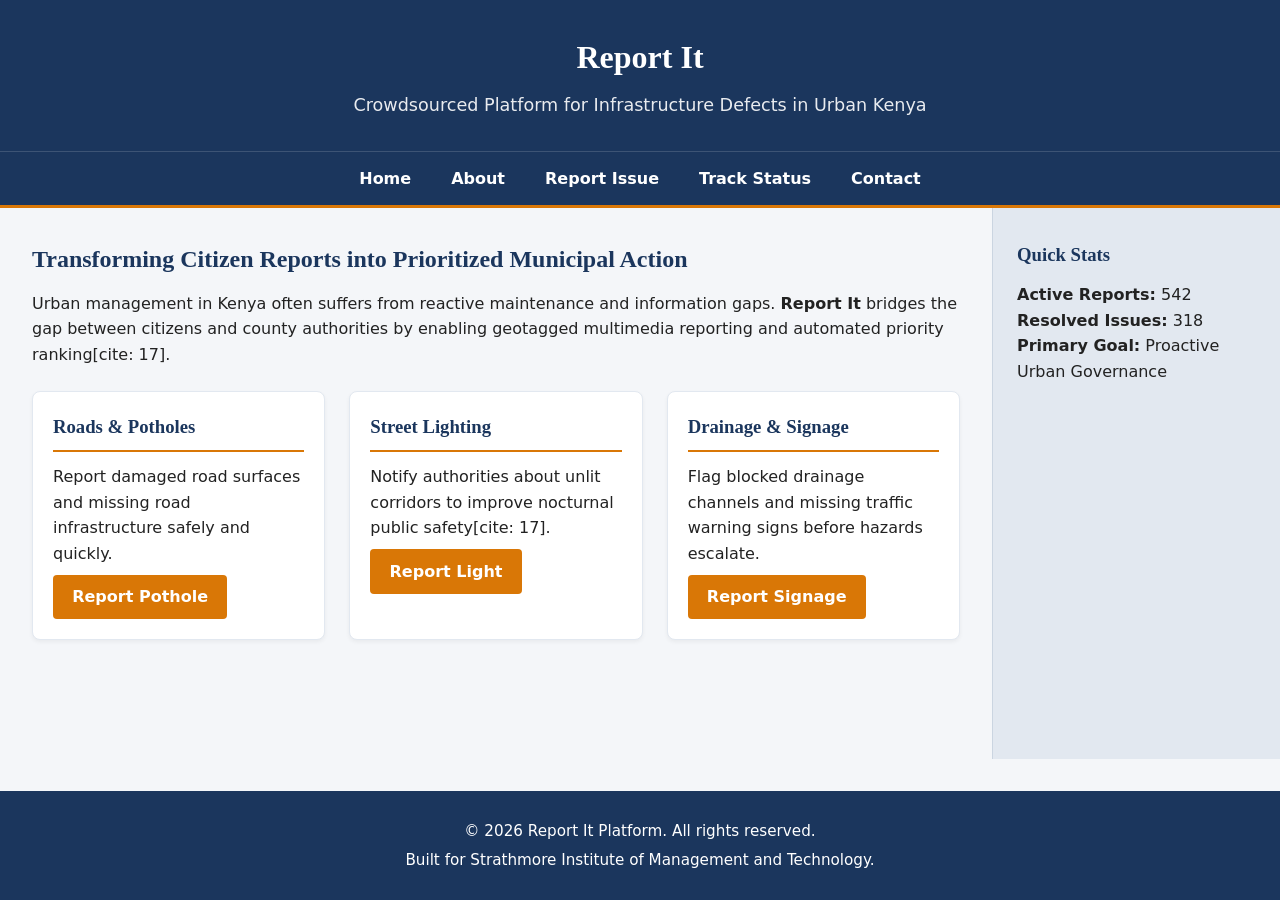
<file: index.html>
<!DOCTYPE html>
<html lang="en">
<head>
  <meta charset="utf-8">
  <meta name="viewport" content="width=device-width, initial-scale=1.0">
  <title>Report It | Home</title>
  <link rel="stylesheet" href="css/style.css">
</head>
<body>

  <header>
    <h1>Report It</h1>
    <p>Crowdsourced Platform for Infrastructure Defects in Urban Kenya</p>
  </header>

  <nav>
    <ul>
      <li><a href="index.html">Home</a></li>
      <li><a href="about.html">About</a></li>
      <li><a href="report.html">Report Issue</a></li>
      <li><a href="status.html">Track Status</a></li>
      <li><a href="contact.html">Contact</a></li>
    </ul>
  </nav>

  <main>
    <h2>Transforming Citizen Reports into Prioritized Municipal Action</h2>
    <p>Urban management in Kenya often suffers from reactive maintenance and information gaps. <strong>Report It</strong> bridges the gap between citizens and county authorities by enabling geotagged multimedia reporting and automated priority ranking[cite: 17].</p>

    <div class="cards-row">
      <div class="card">
        <h3>Roads & Potholes</h3>
        <p>Report damaged road surfaces and missing road infrastructure safely and quickly.</p>
        <a href="report.html" class="btn-primary">Report Pothole</a>
      </div>
      <div class="card">
        <h3>Street Lighting</h3>
        <p>Notify authorities about unlit corridors to improve nocturnal public safety[cite: 17].</p>
        <a href="report.html" class="btn-primary">Report Light</a>
      </div>
      <div class="card">
        <h3>Drainage & Signage</h3>
        <p>Flag blocked drainage channels and missing traffic warning signs before hazards escalate.</p>
        <a href="report.html" class="btn-primary">Report Signage</a>
      </div>
    </div>
  </main>

  <aside>
    <h3>Quick Stats</h3>
    <p><strong>Active Reports:</strong> 542</p>
    <p><strong>Resolved Issues:</strong> 318</p>
    <p><strong>Primary Goal:</strong> Proactive Urban Governance</p>
  </aside>

  <footer>
    <p>&copy; 2026 Report It Platform. All rights reserved.</p>
    <p>Built for Strathmore Institute of Management and Technology.</p>
  </footer>

</body>
</html>
</file>
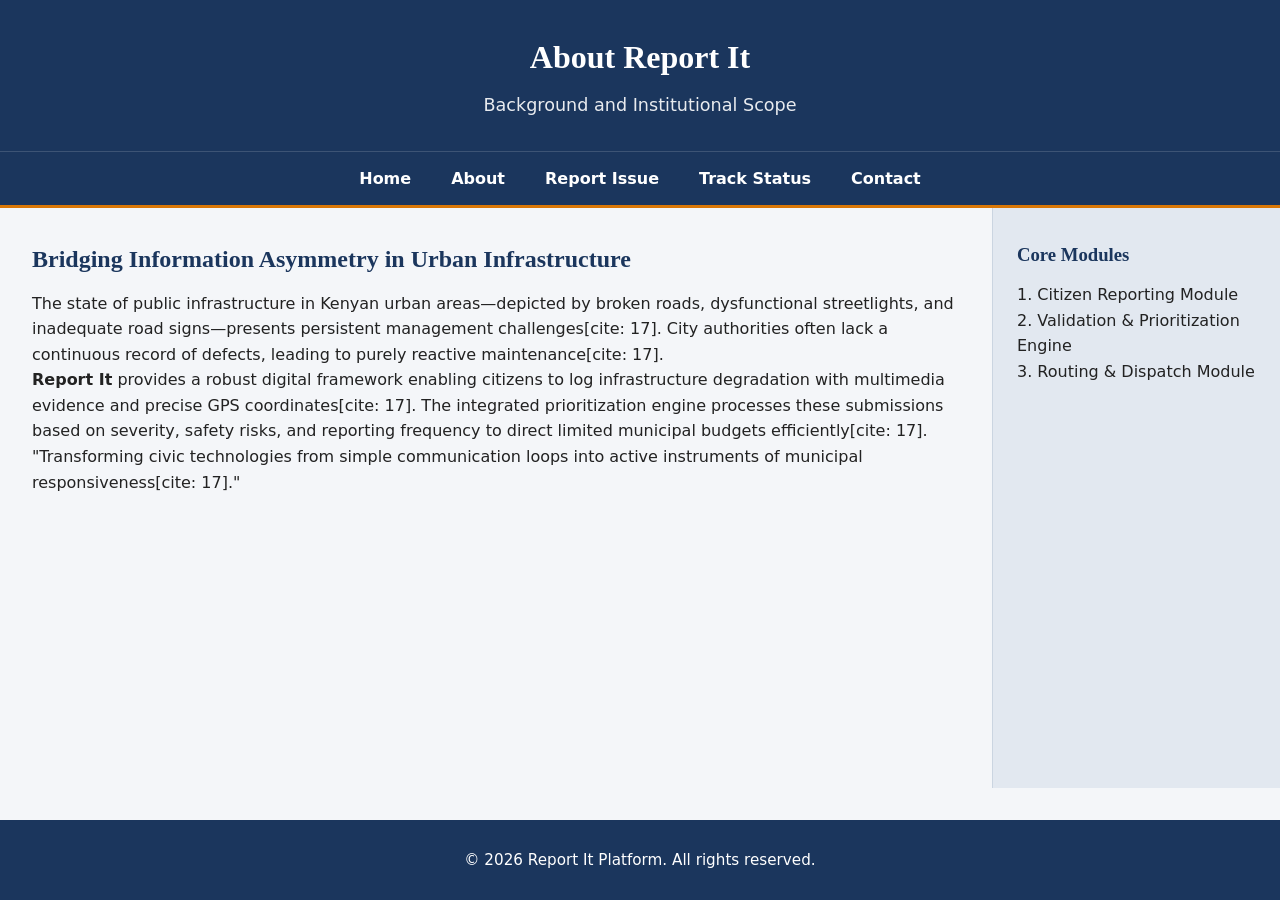
<file: about.html>
<!DOCTYPE html>
<html lang="en">
<head>
  <meta charset="utf-8">
  <meta name="viewport" content="width=device-width, initial-scale=1.0">
  <title>Report It | About Us</title>
  <link rel="stylesheet" href="css/style.css">
</head>
<body>

  <header>
    <h1>About Report It</h1>
    <p>Background and Institutional Scope</p>
  </header>

  <nav>
    <ul>
      <li><a href="index.html">Home</a></li>
      <li><a href="about.html">About</a></li>
      <li><a href="report.html">Report Issue</a></li>
      <li><a href="status.html">Track Status</a></li>
      <li><a href="contact.html">Contact</a></li>
    </ul>
  </nav>

  <main>
    <h2>Bridging Information Asymmetry in Urban Infrastructure</h2>
    <p>The state of public infrastructure in Kenyan urban areas—depicted by broken roads, dysfunctional streetlights, and inadequate road signs—presents persistent management challenges[cite: 17]. City authorities often lack a continuous record of defects, leading to purely reactive maintenance[cite: 17].</p>
    
    <p><strong>Report It</strong> provides a robust digital framework enabling citizens to log infrastructure degradation with multimedia evidence and precise GPS coordinates[cite: 17]. The integrated prioritization engine processes these submissions based on severity, safety risks, and reporting frequency to direct limited municipal budgets efficiently[cite: 17].</p>

    <blockquote>
      "Transforming civic technologies from simple communication loops into active instruments of municipal responsiveness[cite: 17]."
    </blockquote>
  </main>

  <aside>
    <h3>Core Modules</h3>
    <p>1. Citizen Reporting Module</p>
    <p>2. Validation & Prioritization Engine</p>
    <p>3. Routing & Dispatch Module</p>
  </aside>

  <footer>
    <p>&copy; 2026 Report It Platform. All rights reserved.</p>
  </footer>

</body>
</html>
</file>
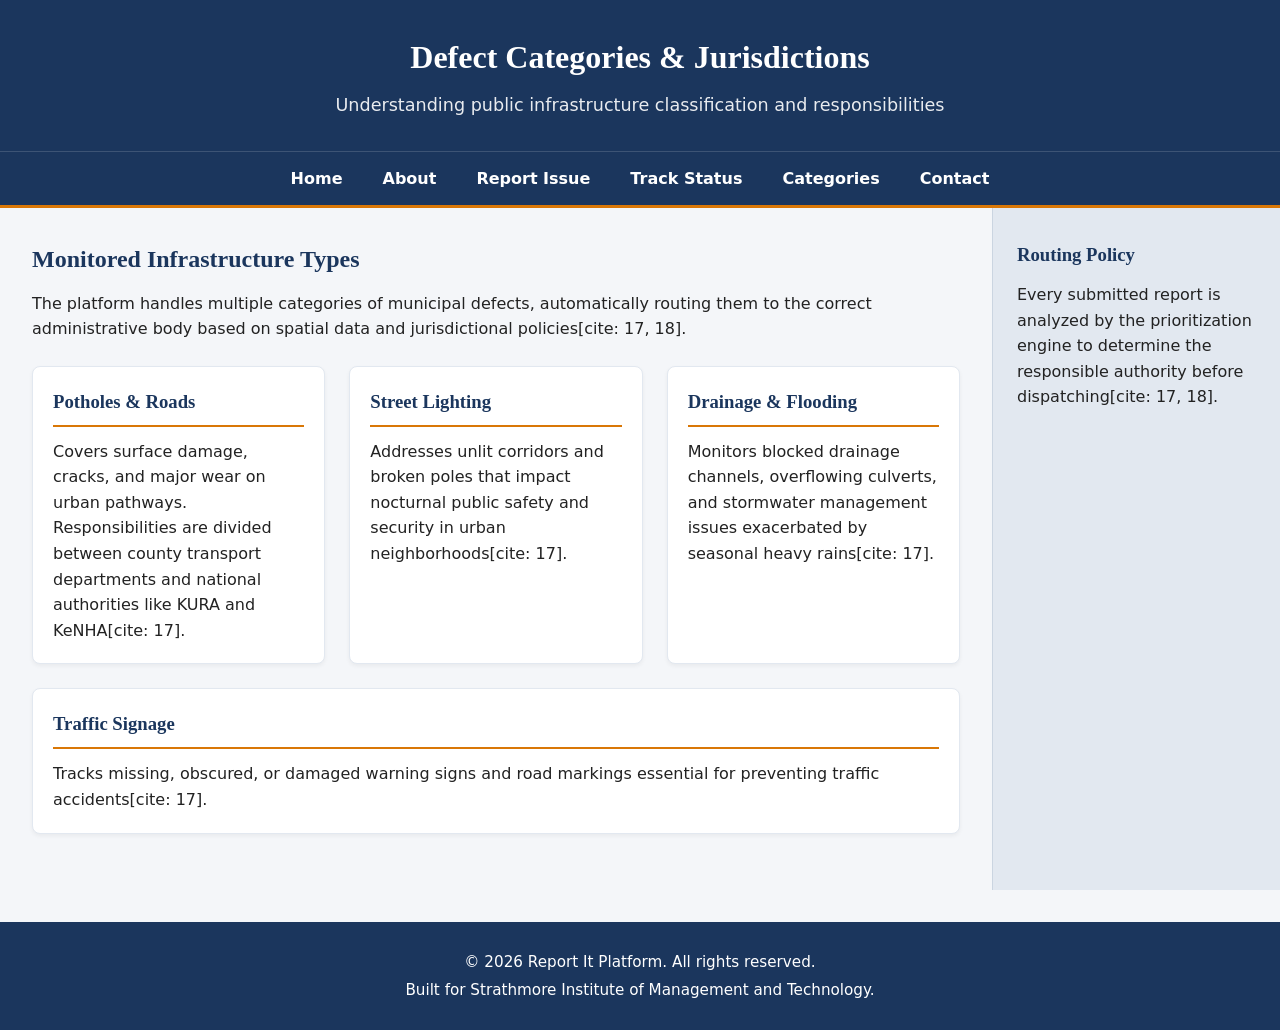
<file: categories.html>
<!DOCTYPE html>
<html lang="en">
<head>
  <meta charset="utf-8">
  <meta name="viewport" content="width=device-width, initial-scale=1.0">
  <title>Report It | Infrastructure Categories</title>
  <link rel="stylesheet" href="css/style.css">
</head>
<body>

  <header>
    <h1>Defect Categories & Jurisdictions</h1>
    <p>Understanding public infrastructure classification and responsibilities</p>
  </header>

  <nav>
    <ul>
      <li><a href="index.html">Home</a></li>
      <li><a href="about.html">About</a></li>
      <li><a href="report.html">Report Issue</a></li>
      <li><a href="status.html">Track Status</a></li>
      <li><a href="categories.html">Categories</a></li>
      <li><a href="contact.html">Contact</a></li>
    </ul>
  </nav>

  <main>
    <h2>Monitored Infrastructure Types</h2>
    <p>The platform handles multiple categories of municipal defects, automatically routing them to the correct administrative body based on spatial data and jurisdictional policies[cite: 17, 18].</p>

    <div class="cards-row">
      <div class="card">
        <h3>Potholes & Roads</h3>
        <p>Covers surface damage, cracks, and major wear on urban pathways. Responsibilities are divided between county transport departments and national authorities like KURA and KeNHA[cite: 17].</p>
      </div>
      <div class="card">
        <h3>Street Lighting</h3>
        <p>Addresses unlit corridors and broken poles that impact nocturnal public safety and security in urban neighborhoods[cite: 17].</p>
      </div>
      <div class="card">
        <h3>Drainage & Flooding</h3>
        <p>Monitors blocked drainage channels, overflowing culverts, and stormwater management issues exacerbated by seasonal heavy rains[cite: 17].</p>
      </div>
      <div class="card">
        <h3>Traffic Signage</h3>
        <p>Tracks missing, obscured, or damaged warning signs and road markings essential for preventing traffic accidents[cite: 17].</p>
      </div>
    </div>
  </main>

  <aside>
    <h3>Routing Policy</h3>
    <p>Every submitted report is analyzed by the prioritization engine to determine the responsible authority before dispatching[cite: 17, 18].</p>
  </aside>

  <footer>
    <p>&copy; 2026 Report It Platform. All rights reserved.</p>
    <p>Built for Strathmore Institute of Management and Technology.</p>
  </footer>

</body>
</html>
</file>
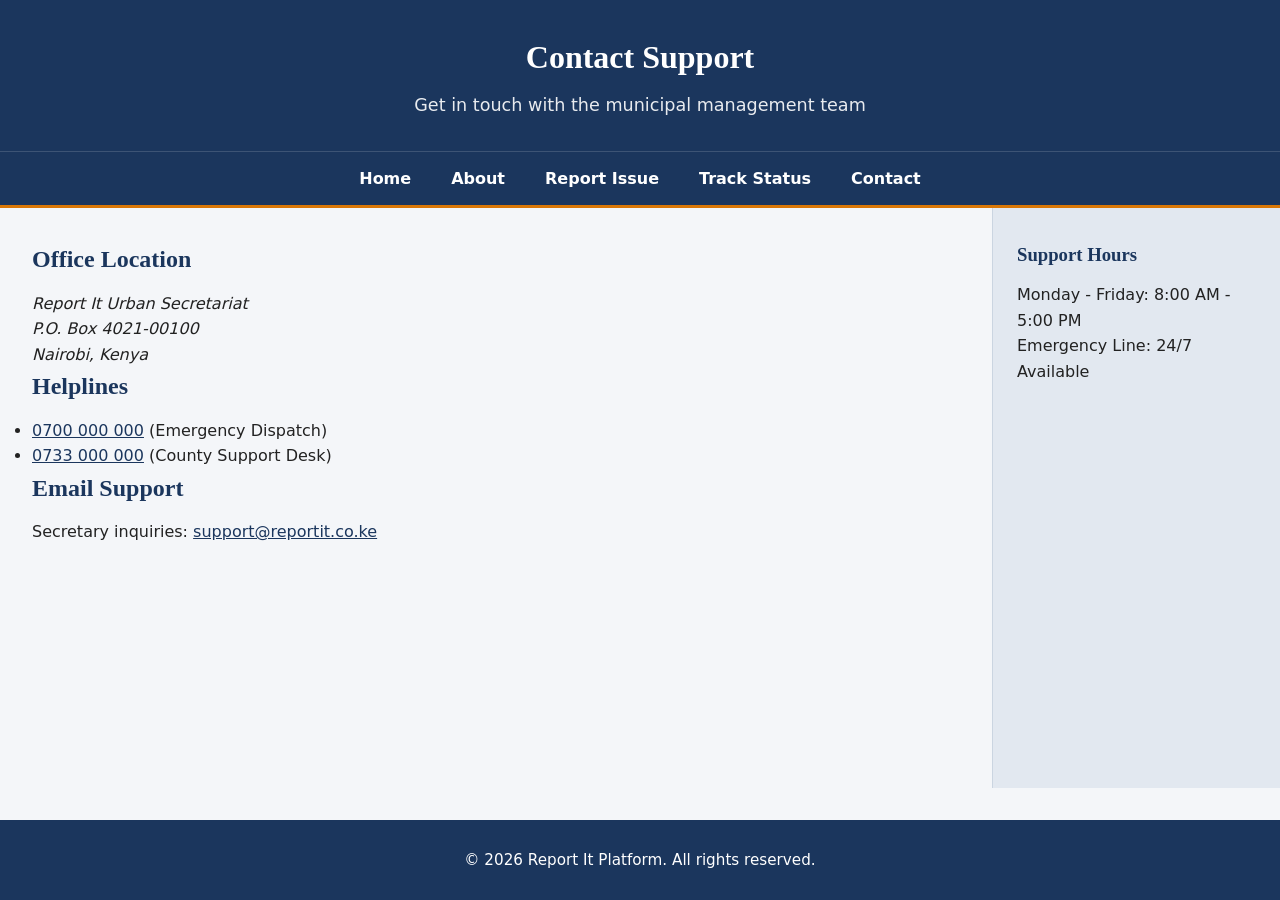
<file: contact.html>
<!DOCTYPE html>
<html lang="en">
<head>
  <meta charset="utf-8">
  <meta name="viewport" content="width=device-width, initial-scale=1.0">
  <title>Report It | Contact Us</title>
  <link rel="stylesheet" href="css/style.css">
</head>
<body>

  <header>
    <h1>Contact Support</h1>
    <p>Get in touch with the municipal management team</p>
  </header>

  <nav>
    <ul>
      <li><a href="index.html">Home</a></li>
      <li><a href="about.html">About</a></li>
      <li><a href="report.html">Report Issue</a></li>
      <li><a href="status.html">Track Status</a></li>
      <li><a href="contact.html">Contact</a></li>
    </ul>
  </nav>

  <main>
    <h2>Office Location</h2>
    <address>
      Report It Urban Secretariat<br>
      P.O. Box 4021-00100<br>
      Nairobi, Kenya
    </address>

    <h2>Helplines</h2>
    <ul>
      <li><a href="tel:+254700000000">0700 000 000</a> (Emergency Dispatch)</li>
      <li><a href="tel:+254733000000">0733 000 000</a> (County Support Desk)</li>
    </ul>

    <h2>Email Support</h2>
    <p>Secretary inquiries: <a href="mailto:support@reportit.co.ke">support@reportit.co.ke</a></p>
  </main>

  <aside>
    <h3>Support Hours</h3>
    <p>Monday - Friday: 8:00 AM - 5:00 PM</p>
    <p>Emergency Line: 24/7 Available</p>
  </aside>

  <footer>
    <p>&copy; 2026 Report It Platform. All rights reserved.</p>
  </footer>

</body>
</html>
</file>
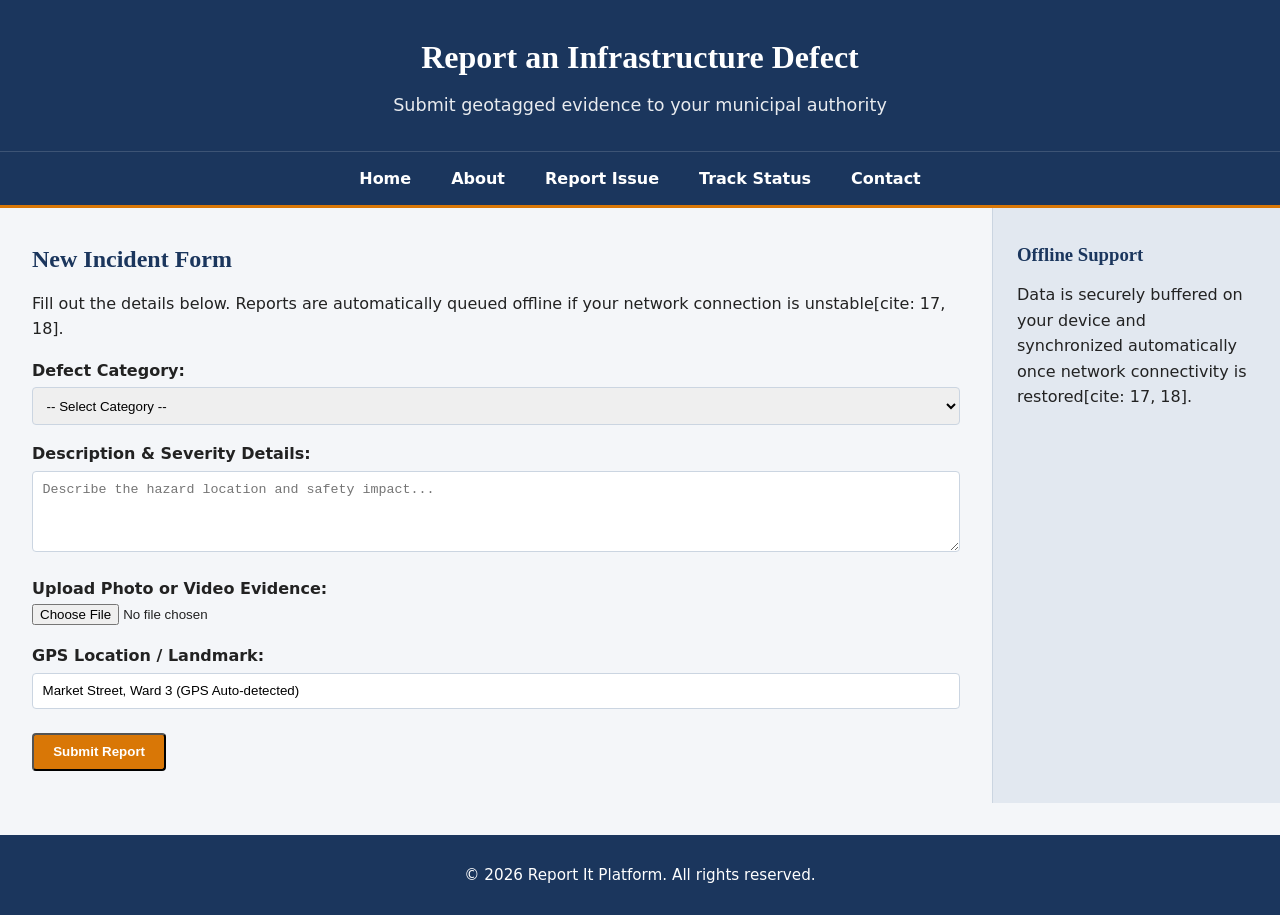
<file: report.html>
<!DOCTYPE html>
<html lang="en">
<head>
  <meta charset="utf-8">
  <meta name="viewport" content="width=device-width, initial-scale=1.0">
  <title>Report It | Report an Issue</title>
  <link rel="stylesheet" href="css/style.css">
</head>
<body>

  <header>
    <h1>Report an Infrastructure Defect</h1>
    <p>Submit geotagged evidence to your municipal authority</p>
  </header>

  <nav>
    <ul>
      <li><a href="index.html">Home</a></li>
      <li><a href="about.html">About</a></li>
      <li><a href="report.html">Report Issue</a></li>
      <li><a href="status.html">Track Status</a></li>
      <li><a href="contact.html">Contact</a></li>
    </ul>
  </nav>

  <main>
    <h2>New Incident Form</h2>
    <p>Fill out the details below. Reports are automatically queued offline if your network connection is unstable[cite: 17, 18].</p>

    <form action="#" method="POST">
      <label for="category">Defect Category:</label>
      <select id="category" name="category" required>
        <option value="">-- Select Category --</option>
        <option value="pothole">Pothole / Road Damage</option>
        <option value="streetlight">Street Lighting Failure</option>
        <option value="drainage">Drainage & Flooding Risk</option>
        <option value="signage">Missing / Damaged Signage</option>
      </select>

      <label for="description">Description & Severity Details:</label>
      <textarea id="description" name="description" rows="4" placeholder="Describe the hazard location and safety impact..." required></textarea>

      <label for="media">Upload Photo or Video Evidence:</label>
      <input type="file" id="media" name="media" accept="image/*,video/*" required>

      <label for="location">GPS Location / Landmark:</label>
      <input type="text" id="location" name="location" value="Market Street, Ward 3 (GPS Auto-detected)" required>

      <button type="submit" class="btn-primary" style="margin-top: 1.5rem;">Submit Report</button>
    </form>
  </main>

  <aside>
    <h3>Offline Support</h3>
    <p>Data is securely buffered on your device and synchronized automatically once network connectivity is restored[cite: 17, 18].</p>
  </aside>

  <footer>
    <p>&copy; 2026 Report It Platform. All rights reserved.</p>
  </footer>

</body>
</html>
</file>
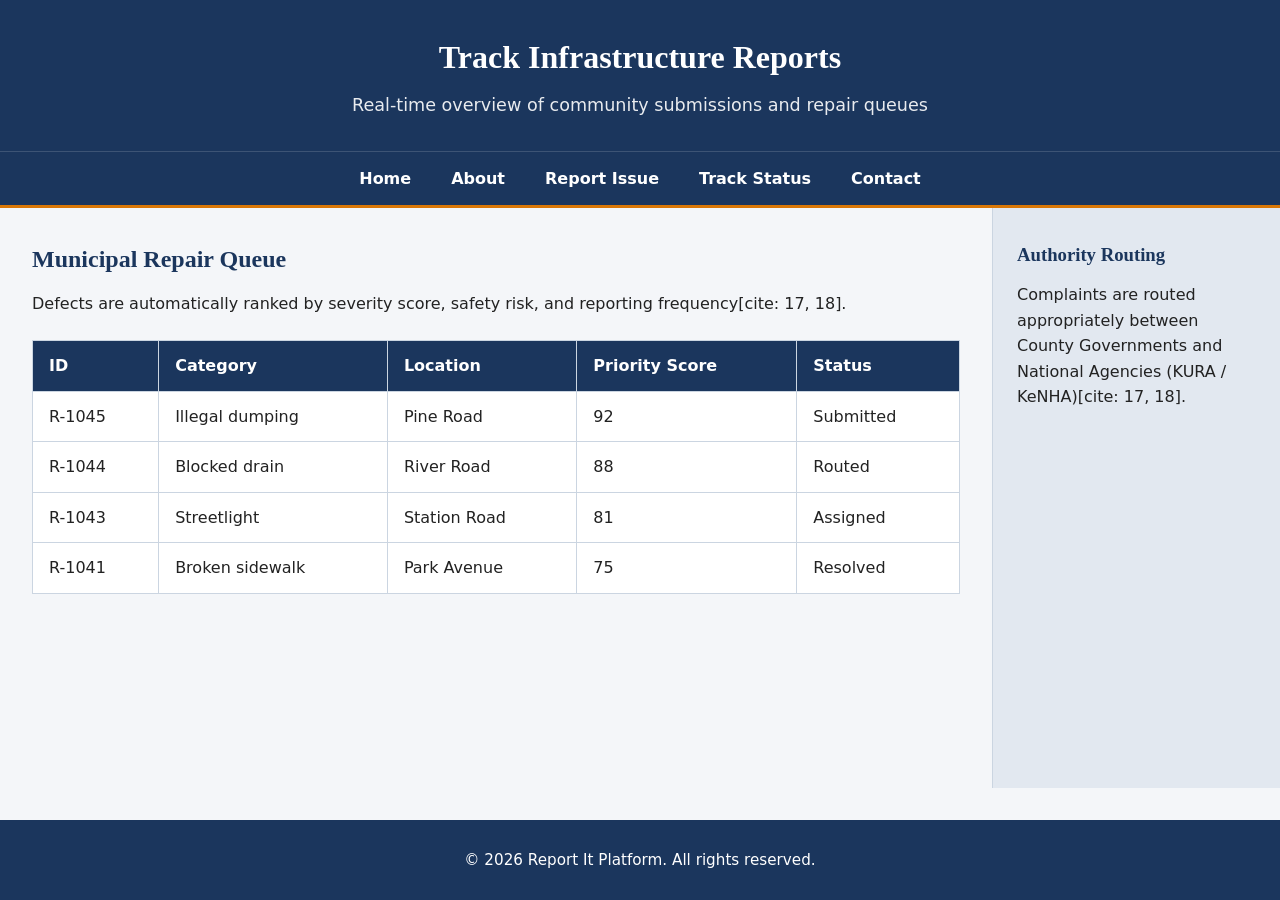
<file: status.html>
<!DOCTYPE html>
<html lang="en">
<head>
  <meta charset="utf-8">
  <meta name="viewport" content="width=device-width, initial-scale=1.0">
  <title>Report It | Track Status</title>
  <link rel="stylesheet" href="css/style.css">
</head>
<body>

  <header>
    <h1>Track Infrastructure Reports</h1>
    <p>Real-time overview of community submissions and repair queues</p>
  </header>

  <nav>
    <ul>
      <li><a href="index.html">Home</a></li>
      <li><a href="about.html">About</a></li>
      <li><a href="report.html">Report Issue</a></li>
      <li><a href="status.html">Track Status</a></li>
      <li><a href="contact.html">Contact</a></li>
    </ul>
  </nav>

  <main>
    <h2>Municipal Repair Queue</h2>
    <p>Defects are automatically ranked by severity score, safety risk, and reporting frequency[cite: 17, 18].</p>

    <div class="table-scroll">
      <table>
        <thead>
          <tr>
            <th>ID</th>
            <th>Category</th>
            <th>Location</th>
            <th>Priority Score</th>
            <th>Status</th>
          </tr>
        </thead>
        <tbody>
          <tr>
            <td>R-1045</td>
            <td>Illegal dumping</td>
            <td>Pine Road</td>
            <td>92</td>
            <td><span class="status-badge status-submitted">Submitted</span></td>
          </tr>
          <tr>
            <td>R-1044</td>
            <td>Blocked drain</td>
            <td>River Road</td>
            <td>88</td>
            <td><span class="status-badge status-routed">Routed</span></td>
          </tr>
          <tr>
            <td>R-1043</td>
            <td>Streetlight</td>
            <td>Station Road</td>
            <td>81</td>
            <td><span class="status-badge status-submitted">Assigned</span></td>
          </tr>
          <tr>
            <td>R-1041</td>
            <td>Broken sidewalk</td>
            <td>Park Avenue</td>
            <td>75</td>
            <td><span class="status-badge status-resolved">Resolved</span></td>
          </tr>
        </tbody>
      </table>
    </div>
  </main>

  <aside>
    <h3>Authority Routing</h3>
    <p>Complaints are routed appropriately between County Governments and National Agencies (KURA / KeNHA)[cite: 17, 18].</p>
  </aside>

  <footer>
    <p>&copy; 2026 Report It Platform. All rights reserved.</p>
  </footer>

</body>
</html>
</file>
<file: css/style.css>
/* House style 
   main: #1B365D
   ground: #F4F6F9
   ink: #222222
   accent: #D97706
   headings: Merriweather, serif
   body: Inter, sans-serif 
*/

/* ==========================================================================
   BLOCK 1: HOUSE STYLE (Owner: Member 1)
   Global resets, typography, colors, links, header, nav, footer
   ========================================================================== */

* {
  box-sizing: border-box;
  margin: 0;
  padding: 0;
}

body {
  background-color: #F4F6F9;
  color: #222222;
  font-family: 'Inter', system-ui, -apple-system, sans-serif;
  line-height: 1.6;
  min-height: 100vh;
}

h1, h2, h3, h4, h5, h6 {
  font-family: 'Merriweather', Georgia, serif;
  color: #1B365D;
  margin-bottom: 0.75rem;
}

a {
  color: #1B365D;
  text-decoration: underline;
}

a:hover, a:focus {
  color: #D97706;
}

/* Prevent image/input overflow on narrow screens */
img, input, select, textarea {
  max-width: 100%;
}

header {
  background-color: #1B365D;
  color: #FFFFFF;
  padding: 2rem 1.5rem;
  text-align: center;
}

header h1 {
  color: #FFFFFF;
  margin-bottom: 0.5rem;
}

header p {
  font-size: 1.1rem;
  opacity: 0.9;
}

/* Sticky Flexbox Navigation */
nav {
  position: sticky;
  top: 0;
  z-index: 100;
  background-color: #1B365D;
  border-top: 1px solid rgba(255, 255, 255, 0.15);
  border-bottom: 3px solid #D97706;
}

nav ul {
  display: flex;
  flex-direction: row;
  list-style: none;
  justify-content: center;
  flex-wrap: wrap;
}

nav li a {
  display: block;
  padding: 0.85rem 1.25rem;
  color: #FFFFFF;
  text-decoration: none;
  font-weight: 600;
}

nav li a:hover, nav li a:focus {
  background-color: #D97706;
  color: #FFFFFF;
}

footer {
  background-color: #1B365D;
  color: #FFFFFF;
  text-align: center;
  padding: 1.5rem;
  margin-top: 2rem;
  font-size: 0.95rem;
}

footer p {
  margin: 0.25rem 0;
}


/* ==========================================================================
   BLOCK 2: LAYOUT (Owner: Member 1)
   Grid areas, card rows, table scrolling container
   ========================================================================== */

/* Main CSS Grid layout with named areas */
body {
  display: grid;
  grid-template-rows: auto auto 1fr auto;
  grid-template-columns: minmax(0, 1fr) 18rem;
  grid-template-areas:
    "header  header"
    "nav     nav"
    "main    aside"
    "footer  footer";
}

header { grid-area: header; }
nav    { grid-area: nav; }
main   { grid-area: main; padding: 2rem; }
aside  { grid-area: aside; padding: 2rem 1.5rem; background-color: #E2E8F0; border-left: 1px solid #CBD5E1; }
footer { grid-area: footer; }

/* Wrapping Card Container */
.cards-row {
  display: flex;
  flex-wrap: wrap;
  gap: 1.5rem;
  margin: 1.5rem 0;
}

.card {
  flex: 1 1 18rem;
  background-color: #FFFFFF;
  border: 1px solid #E2E8F0;
  border-radius: 8px;
  padding: 1.25rem;
  box-shadow: 0 2px 4px rgba(0, 0, 0, 0.05);
}

.card h3 {
  border-bottom: 2px solid #D97706;
  padding-bottom: 0.5rem;
}

/* Horizontal scroll container for tables */
.table-scroll {
  width: 100%;
  overflow-x: auto;
  margin: 1.5rem 0;
}

table {
  width: 100%;
  border-collapse: collapse;
  background-color: #FFFFFF;
}

th, td {
  padding: 0.75rem 1rem;
  text-align: left;
  border: 1px solid #CBD5E1;
}

th {
  background-color: #1B365D;
  color: #FFFFFF;
}


/* ==========================================================================
   BLOCK 3: PUBLIC PAGES (Owner: Member 1)
   Rules for index.html, about.html, contact.html
   ========================================================================== */

/* Accent button styling */
.btn-primary {
  display: inline-block;
  background-color: #D97706;
  color: #FFFFFF;
  padding: 0.6rem 1.2rem;
  border-radius: 4px;
  text-decoration: none;
  font-weight: bold;
  margin-top: 0.5rem;
}

.btn-primary:hover {
  background-color: #B45309;
  color: #FFFFFF;
}

/* Form controls */
form label {
  display: block;
  margin-top: 1rem;
  font-weight: 600;
}

form input[type="text"],
form input[type="email"],
form select,
form textarea {
  width: 100%;
  padding: 0.6rem;
  margin-top: 0.25rem;
  border: 1px solid #CBD5E1;
  border-radius: 4px;
}


/* ==========================================================================
   BLOCK 4: FEATURE PAGES (Owner: Member 2 / Team Members)
   Rules for specific feature pages (e.g., issue submission, tracking)
   ========================================================================== */

/* Add member-owned page styles here */


/* ==========================================================================
   BLOCK 5: PHONE / MOBILE RESPONSIVE - KEEP LAST (Owner: Member 1)
   Collapses grid into single column for screen width <= 700px
   ========================================================================== */

@media (max-width: 700px) {
  body {
    grid-template-columns: minmax(0, 1fr);
    grid-template-areas:
      "header"
      "nav"
      "main"
      "aside"
      "footer";
  }

  aside {
    border-left: none;
    border-top: 1px solid #CBD5E1;
  }

  nav ul {
    flex-direction: column;
    align-items: stretch;
  }

  nav li a {
    text-align: center;
    border-bottom: 1px solid rgba(255, 255, 255, 0.1);
  }
}
</file>
